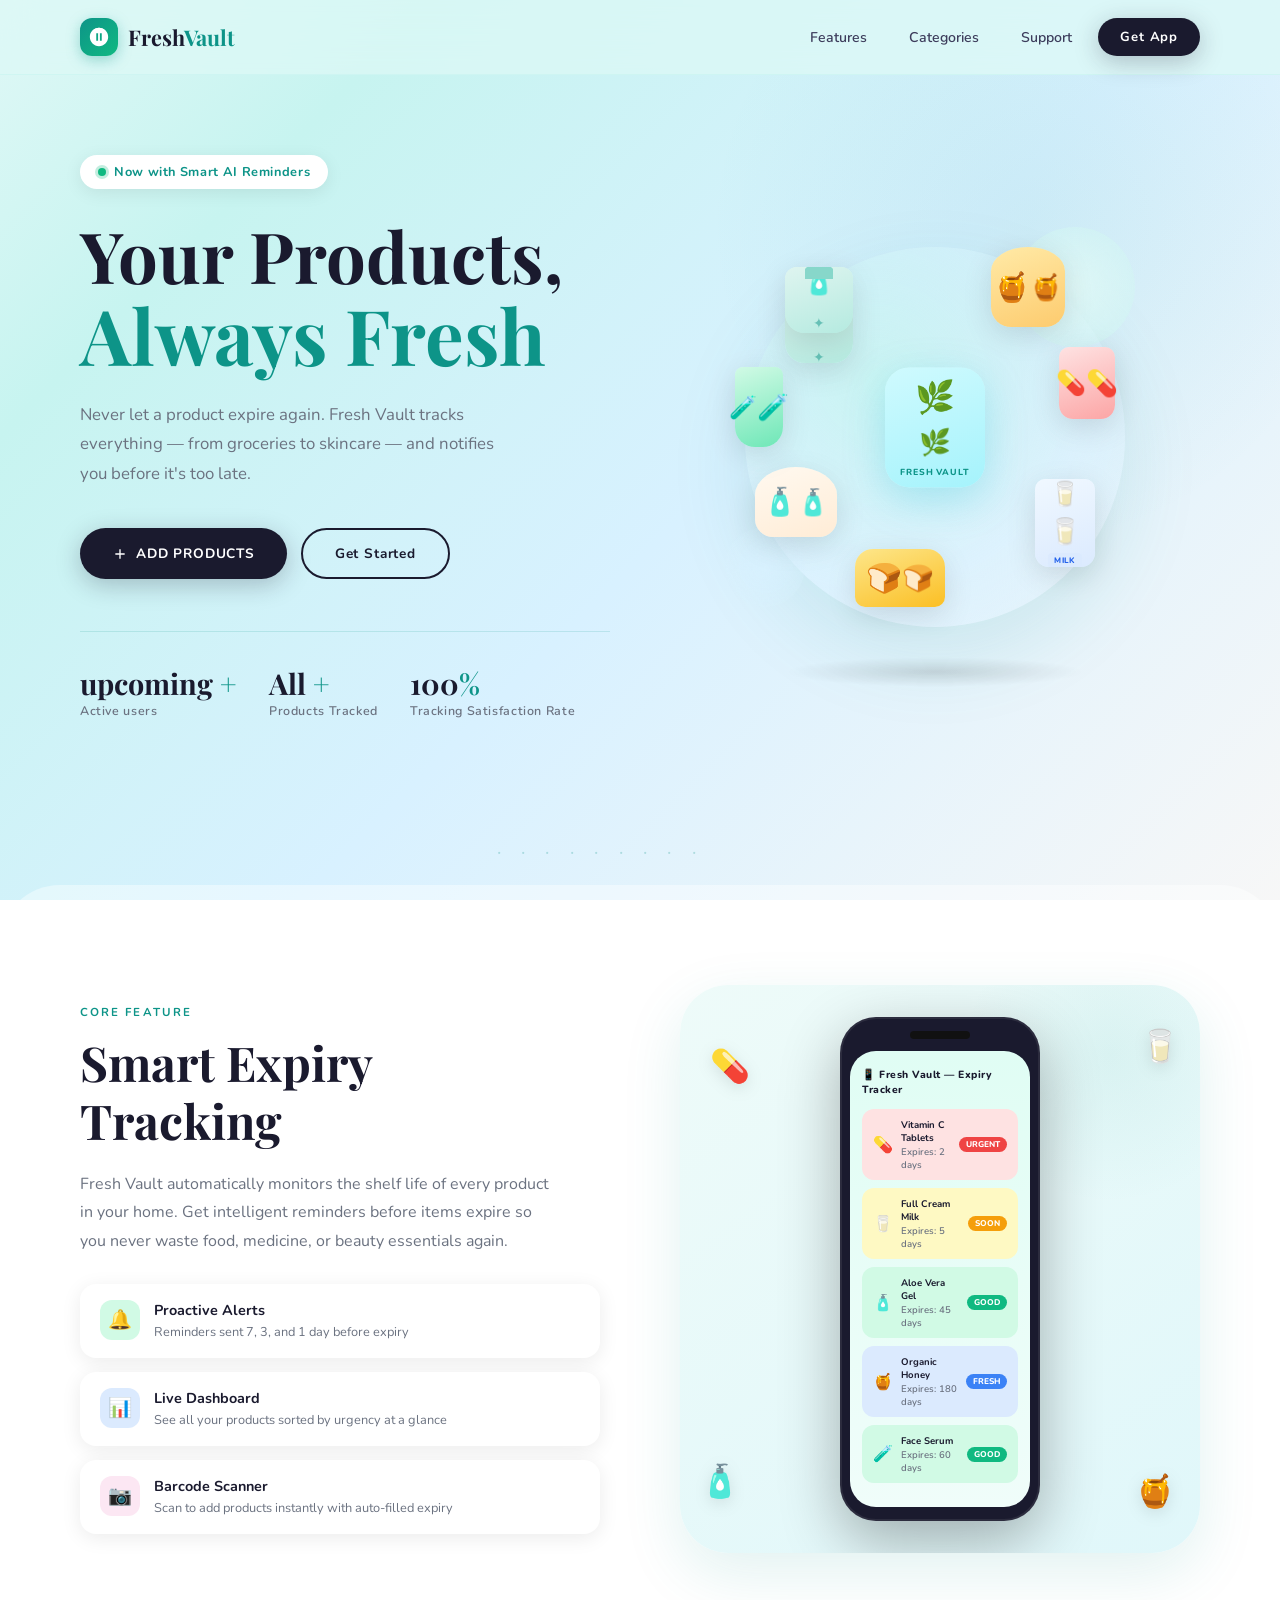
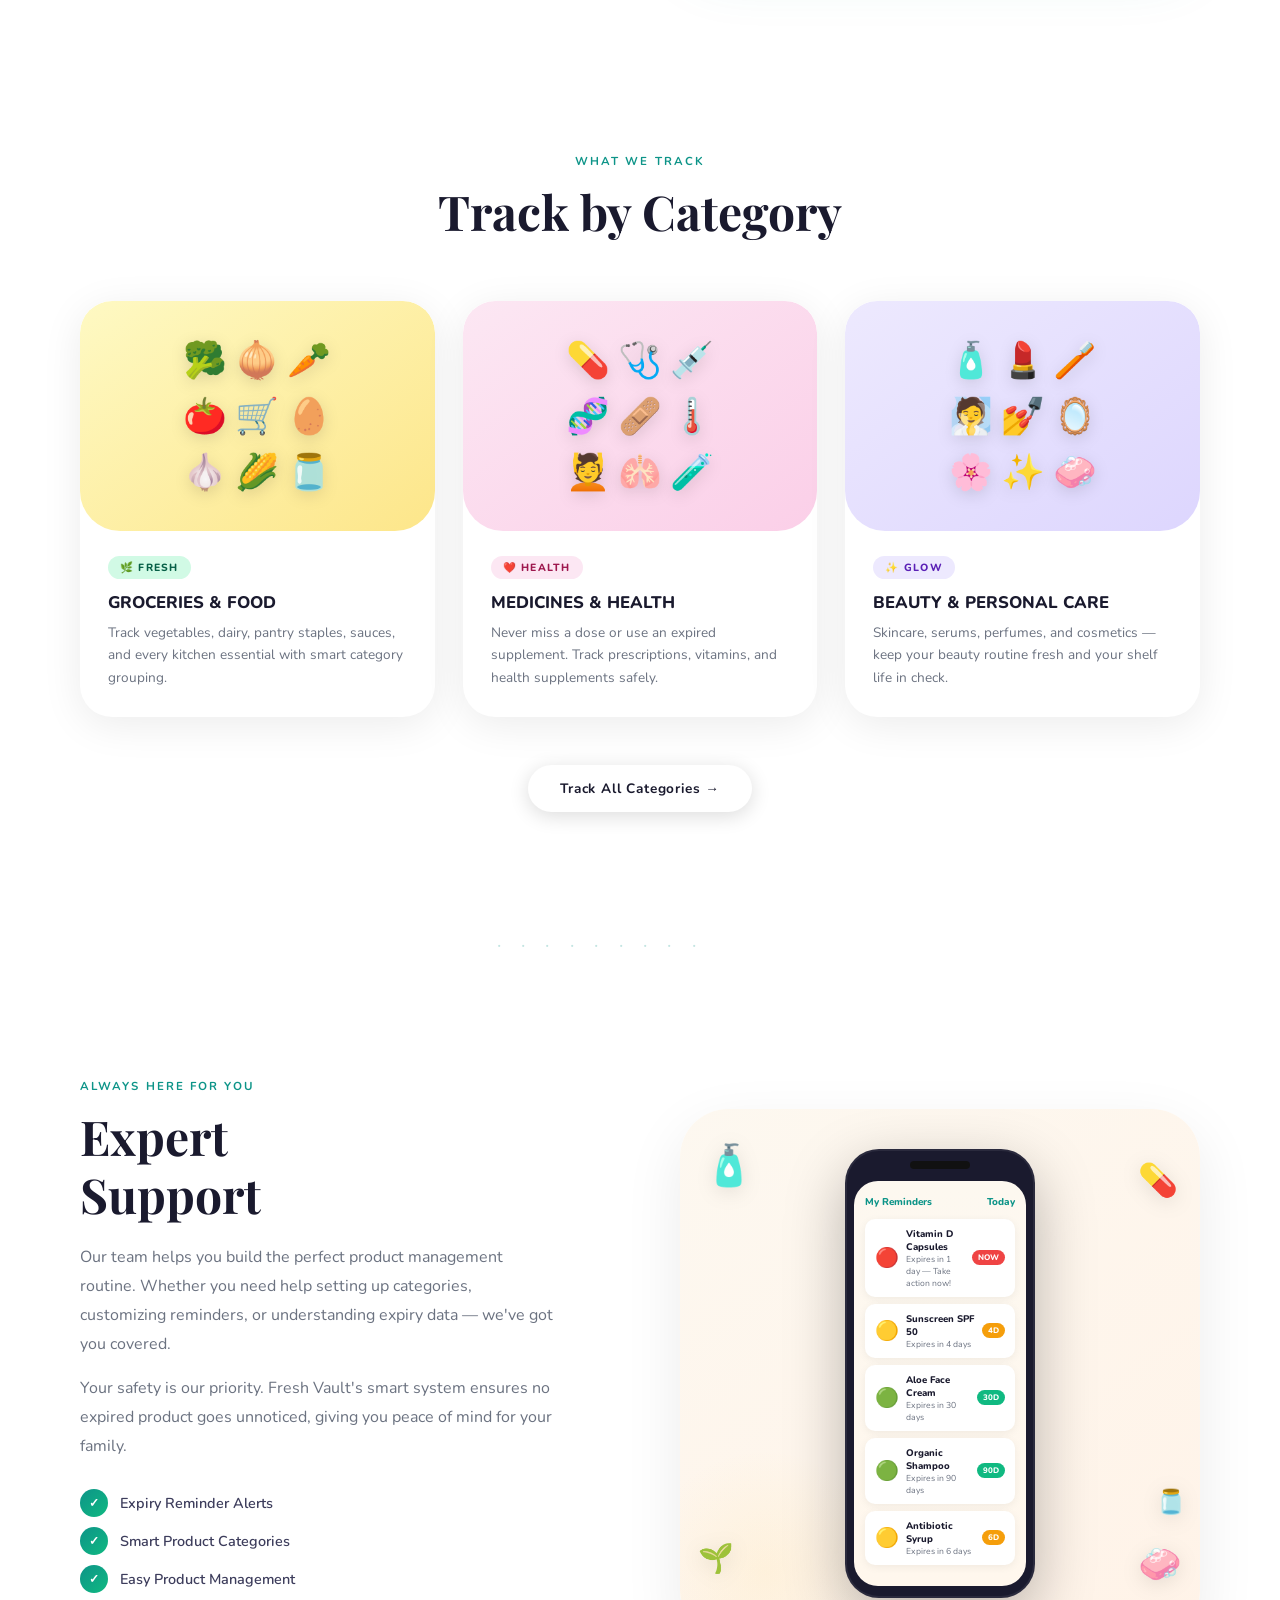
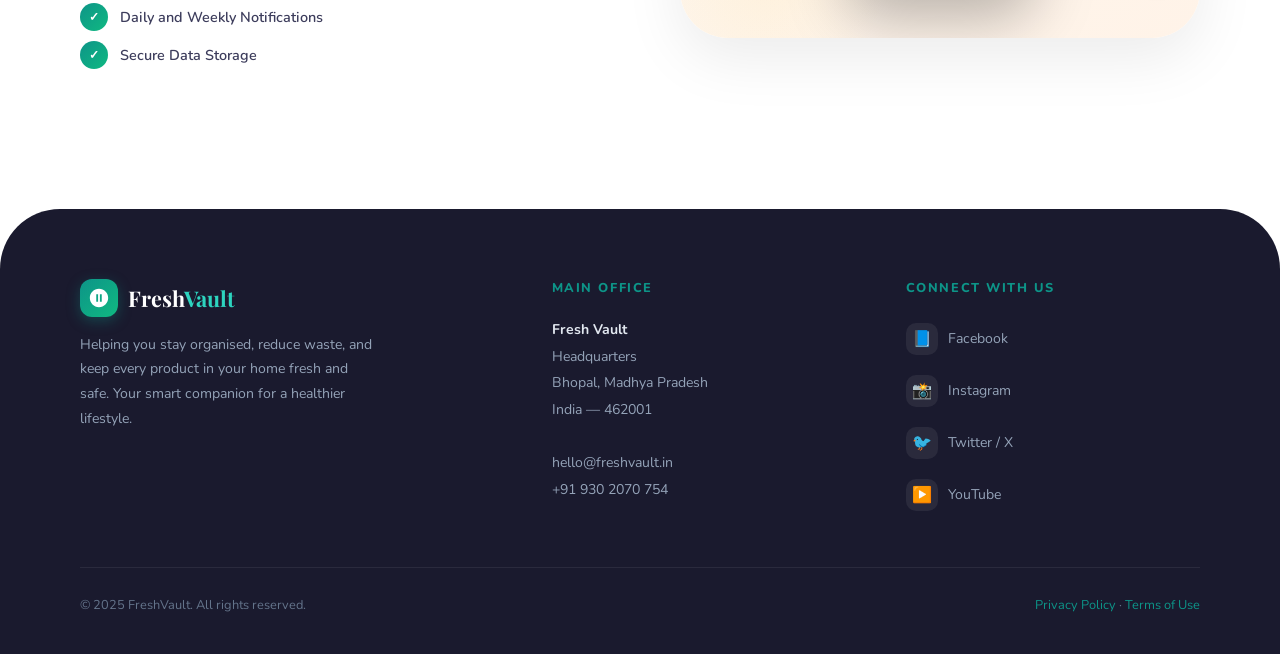
<file: index.html>
<!DOCTYPE html>
<html lang="en">
<head>
<meta charset="UTF-8" />
<meta name="viewport" content="width=device-width, initial-scale=1.0" />
<title>Fresh Vault – Always Fresh</title>
<link rel="preconnect" href="https://fonts.googleapis.com" />
<link rel="preconnect" href="https://fonts.gstatic.com" crossorigin />
<link href="https://fonts.googleapis.com/css2?family=Nunito:wght@300;400;600;700;800;900&family=Playfair+Display:wght@700;800&display=swap" rel="stylesheet" />
<link rel="stylesheet" href="style.css">
</head>
<body>

<!-- ======= HEADER ======= -->
<header id="site-header">
  <div class="header-inner">
    <a href="index.html" class="logo">
      <div class="logo-icon">
        <svg viewBox="0 0 24 24" xmlns="http://www.w3.org/2000/svg">
          <path d="M12 2C6.48 2 2 6.48 2 12s4.48 10 10 10 10-4.48 10-10S17.52 2 12 2zm-1 14H9V8h2v8zm4 0h-2V8h2v8z"/>
          <path d="M12 2a10 10 0 0 0-7 2.93V12a7 7 0 0 1 7-7 7 7 0 0 1 7 7v-7.07A10 10 0 0 0 12 2z"/>
        </svg>
      </div>
      <span class="logo-text">Fresh<span>Vault</span></span>
    </a>
    <nav class="header-nav">
      <a href="#tracking" class="nav-link">Features</a>
      <a href="#categories" class="nav-link">Categories</a>
      <a href="#expert" class="nav-link">Support</a>
      <a href="Form/auth.html" class="btn btn-primary btn-sm">Get App</a>
    </nav>
  </div>
</header>

<!-- ======= HERO ======= -->
<section id="hero">
  <div class="container">
    <div class="hero-inner">

      <!-- Left -->
      <div class="hero-left">
        <div class="hero-badge fade-in fade-in-1">
          <span class="badge-dot"></span>
          Now with Smart AI Reminders
        </div>
        <h1 class="hero-heading fade-in fade-in-2">
          Your Products,
          <span class="line2">Always Fresh</span>
        </h1>
        <p class="hero-sub fade-in fade-in-3">
          Never let a product expire again. Fresh Vault tracks everything — from groceries to skincare — and notifies you before it's too late.
        </p>
        <div class="hero-actions fade-in fade-in-4">
          <a href="Form/auth.html" class="btn btn-primary">
            <svg width="16" height="16" viewBox="0 0 24 24" fill="currentColor"><path d="M19 13H13V19H11V13H5V11H11V5H13V11H19V13Z"/></svg>
            ADD PRODUCTS
          </a>
          <a href="Form/auth.html" class="btn btn-outline">Get Started</a>
        </div>
        <div class="hero-stats fade-in fade-in-4">
          <div class="stat-item">
            <div class="stat-num">upcoming <span>+</span></div>
            <div class="stat-lbl">Active users</div>
          </div>
          <div class="stat-item">
            <div class="stat-num">All <span>+</span></div>
            <div class="stat-lbl">Products Tracked</div>
          </div>
          <div class="stat-item">
            <div class="stat-num">100<span>%</span></div>
            <div class="stat-lbl">Tracking Satisfaction Rate</div>
          </div>
        </div>
      </div>

      <!-- Right: Product Collage -->
      <div class="hero-right fade-in fade-in-3">
        <div class="collage-wrap">
          <div class="orb orb-main"></div>
          <div class="orb orb-sm1"></div>
          <div class="orb orb-sm2"></div>

          <!-- Products -->
          <div class="prod p1">
            <div class="p1" style="position:relative;all:unset;display:flex;flex-direction:column;align-items:center;justify-content:center;width:68px;height:96px;background:linear-gradient(160deg,#e0f5f0,#b5eae0);border-radius:12px 12px 20px 20px;box-shadow:0 8px 30px rgba(0,0,0,.12);animation:floatY 4s ease-in-out infinite;font-size:1.6rem">🧴</div>
          </div>

          <div class="prod p2">🍯</div>
          <div class="prod p3">🧴</div>

          <div class="prod p4" style="flex-direction:column;gap:4px;">
            🥛
            <span class="p4-label">MILK</span>
          </div>

          <div class="prod p5">🍞</div>
          <div class="prod p6">💊</div>
          <div class="prod p7">🧪</div>

          <div class="prod p-center" style="flex-direction:column;gap:6px;">
            🌿
            <span class="p-center-label">Fresh Vault</span>
          </div>

          <div class="collage-shadow"></div>
        </div>
      </div>

    </div>
  </div>
</section>

<div class="wave-divider container">· · · · · · · · ·</div>

<!-- ======= SMART EXPIRY TRACKING ======= -->
<section id="tracking" class="section">
  <div class="container">
    <div class="tracking-inner">

      <!-- Left -->
      <div class="reveal">
        <div class="section-label">Core Feature</div>
        <h2 class="section-title">Smart Expiry<br>Tracking</h2>
        <p class="section-text">
          Fresh Vault automatically monitors the shelf life of every product in your home. Get intelligent reminders before items expire so you never waste food, medicine, or beauty essentials again.
        </p>
        <div class="tracking-list">
          <div class="tl-item reveal reveal-delay-1">
            <div class="tl-icon green">🔔</div>
            <div class="tl-text">
              <strong>Proactive Alerts</strong>
              <span>Reminders sent 7, 3, and 1 day before expiry</span>
            </div>
          </div>
          <div class="tl-item reveal reveal-delay-2">
            <div class="tl-icon blue">📊</div>
            <div class="tl-text">
              <strong>Live Dashboard</strong>
              <span>See all your products sorted by urgency at a glance</span>
            </div>
          </div>
          <div class="tl-item reveal reveal-delay-3">
            <div class="tl-icon pink">📷</div>
            <div class="tl-text">
              <strong>Barcode Scanner</strong>
              <span>Scan to add products instantly with auto-filled expiry</span>
            </div>
          </div>
        </div>
      </div>

      <!-- Right: Phone mockup -->
      <div class="reveal reveal-delay-2">
        <div class="phone-card">
          <span class="fl-item fl1">🧴</span>
          <span class="fl-item fl2">💊</span>
          <span class="fl-item fl3">🥛</span>
          <span class="fl-item fl4">🍯</span>
          <div class="phone-device">
            <div class="phone-notch"></div>
            <div class="phone-screen">
              <div class="phone-screen-title">📱 Fresh Vault — Expiry Tracker</div>
              <div class="exp-card exp-red">
                <span class="icon">💊</span>
                <div class="info">
                  <div class="name">Vitamin C Tablets</div>
                  <div class="date">Expires: 2 days</div>
                </div>
                <span class="tag">URGENT</span>
              </div>
              <div class="exp-card exp-yel">
                <span class="icon">🥛</span>
                <div class="info">
                  <div class="name">Full Cream Milk</div>
                  <div class="date">Expires: 5 days</div>
                </div>
                <span class="tag">SOON</span>
              </div>
              <div class="exp-card exp-grn">
                <span class="icon">🧴</span>
                <div class="info">
                  <div class="name">Aloe Vera Gel</div>
                  <div class="date">Expires: 45 days</div>
                </div>
                <span class="tag">GOOD</span>
              </div>
              <div class="exp-card exp-blue">
                <span class="icon">🍯</span>
                <div class="info">
                  <div class="name">Organic Honey</div>
                  <div class="date">Expires: 180 days</div>
                </div>
                <span class="tag">FRESH</span>
              </div>
              <div class="exp-card exp-grn">
                <span class="icon">🧪</span>
                <div class="info">
                  <div class="name">Face Serum</div>
                  <div class="date">Expires: 60 days</div>
                </div>
                <span class="tag">GOOD</span>
              </div>
            </div>
          </div>
        </div>
      </div>

    </div>
  </div>
</section>

<!-- ======= CATEGORIES ======= -->
<section id="categories" class="section">
  <div class="container">
    <div class="section-label" style="text-align:center">What We Track</div>
    <h2 class="section-title reveal" style="text-align:center">Track by Category</h2>

    <div class="cat-grid">

      <!-- Card 1: Groceries -->
      <div class="cat-card reveal reveal-delay-1">
        <div class="cat-img cat-img-groceries">
          <div class="cat-emoji-wrap">
            <span>🥦</span><span>🧅</span><span>🥕</span>
            <span>🍅</span><span>🛒</span><span>🥚</span>
            <span>🧄</span><span>🌽</span><span>🫙</span>
          </div>
        </div>
        <div class="cat-body">
          <span class="cat-tag tag-green">🌿 Fresh</span>
          <h3 class="cat-title">GROCERIES &amp; FOOD</h3>
          <p class="cat-desc">Track vegetables, dairy, pantry staples, sauces, and every kitchen essential with smart category grouping.</p>
        </div>
      </div>

      <!-- Card 2: Medicines -->
      <div class="cat-card reveal reveal-delay-2">
        <div class="cat-img cat-img-medicine">
          <div class="cat-emoji-wrap">
            <span>💊</span><span>🩺</span><span>💉</span>
            <span>🧬</span><span>🩹</span><span>🌡️</span>
            <span>💆</span><span>🫁</span><span>🧪</span>
          </div>
        </div>
        <div class="cat-body">
          <span class="cat-tag tag-pink">❤️ Health</span>
          <h3 class="cat-title">MEDICINES &amp; HEALTH</h3>
          <p class="cat-desc">Never miss a dose or use an expired supplement. Track prescriptions, vitamins, and health supplements safely.</p>
        </div>
      </div>

      <!-- Card 3: Beauty -->
      <div class="cat-card reveal reveal-delay-3">
        <div class="cat-img cat-img-beauty">
          <div class="cat-emoji-wrap">
            <span>🧴</span><span>💄</span><span>🪥</span>
            <span>🧖</span><span>💅</span><span>🪞</span>
            <span>🌸</span><span>✨</span><span>🧼</span>
          </div>
        </div>
        <div class="cat-body">
          <span class="cat-tag tag-purple">✨ Glow</span>
          <h3 class="cat-title">BEAUTY &amp; PERSONAL CARE</h3>
          <p class="cat-desc">Skincare, serums, perfumes, and cosmetics — keep your beauty routine fresh and your shelf life in check.</p>
        </div>
      </div>

    </div>
    <div class="cat-cta reveal">
      <a href="Form/auth.html" class="btn btn-ghost">Track All Categories →</a>
    </div>
  </div>
</section>

<div class="wave-divider container">· · · · · · · · ·</div>

<!-- ======= EXPERT SUPPORT ======= -->
<section id="expert" class="section">
  <div class="container">
    <div class="expert-inner">

      <!-- Left -->
      <div class="reveal">
        <div class="section-label">Always Here For You</div>
        <h2 class="section-title">Expert<br>Support</h2>
        <p class="section-text">
          Our team helps you build the perfect product management routine. Whether you need help setting up categories, customizing reminders, or understanding expiry data — we've got you covered.
        </p>
        <p class="section-text" style="margin-top:16px;">
          Your safety is our priority. Fresh Vault's smart system ensures no expired product goes unnoticed, giving you peace of mind for your family.
        </p>
        <ul class="services-list">
          <li class="svc-item reveal reveal-delay-1">
            <div class="svc-dot">✓</div>
            Expiry Reminder Alerts
          </li>
          <li class="svc-item reveal reveal-delay-2">
            <div class="svc-dot">✓</div>
            Smart Product Categories
          </li>
          <li class="svc-item reveal reveal-delay-2">
            <div class="svc-dot">✓</div>
            Easy Product Management
          </li>
          <li class="svc-item reveal reveal-delay-3">
            <div class="svc-dot">✓</div>
            Daily and Weekly Notifications
          </li>
          <li class="svc-item reveal reveal-delay-3">
            <div class="svc-dot">✓</div>
            Secure Data Storage
          </li>
        </ul>
      </div>

      <!-- Right: Expert phone card -->
      <div class="reveal reveal-delay-2">
        <div class="expert-card">
          <span class="ef1">🧴</span>
          <span class="ef2">💊</span>
          <span class="ef3">🌱</span>
          <span class="ef4">🧼</span>
          <span class="ef5">🫙</span>
          <div class="expert-phone">
            <div class="phone-notch"></div>
            <div class="expert-screen">
              <div class="es-header">
                <span>My Reminders</span>
                <span>Today</span>
              </div>
              <div class="reminder-card">
                <div class="rc-left">🔴</div>
                <div class="rc-mid">
                  <strong>Vitamin D Capsules</strong>
                  <span>Expires in 1 day — Take action now!</span>
                </div>
                <span class="rc-badge rc-urgent">NOW</span>
              </div>
              <div class="reminder-card">
                <div class="rc-left">🟡</div>
                <div class="rc-mid">
                  <strong>Sunscreen SPF 50</strong>
                  <span>Expires in 4 days</span>
                </div>
                <span class="rc-badge rc-soon">4D</span>
              </div>
              <div class="reminder-card">
                <div class="rc-left">🟢</div>
                <div class="rc-mid">
                  <strong>Aloe Face Cream</strong>
                  <span>Expires in 30 days</span>
                </div>
                <span class="rc-badge rc-ok">30D</span>
              </div>
              <div class="reminder-card">
                <div class="rc-left">🟢</div>
                <div class="rc-mid">
                  <strong>Organic Shampoo</strong>
                  <span>Expires in 90 days</span>
                </div>
                <span class="rc-badge rc-ok">90D</span>
              </div>
              <div class="reminder-card">
                <div class="rc-left">🟡</div>
                <div class="rc-mid">
                  <strong>Antibiotic Syrup</strong>
                  <span>Expires in 6 days</span>
                </div>
                <span class="rc-badge rc-soon">6D</span>
              </div>
            </div>
          </div>
        </div>
      </div>

    </div>
  </div>
</section>

<!-- ======= FOOTER ======= -->
<footer>
  <div class="container">
    <div class="footer-inner">

      <!-- Col 1 -->
      <div class="footer-brand">
        <div class="logo">
          <div class="logo-icon">
            <svg viewBox="0 0 24 24" xmlns="http://www.w3.org/2000/svg" style="width:22px;height:22px;fill:#fff">
              <path d="M12 2C6.48 2 2 6.48 2 12s4.48 10 10 10 10-4.48 10-10S17.52 2 12 2zm-1 14H9V8h2v8zm4 0h-2V8h2v8z"/>
            </svg>
          </div>
          <span class="logo-text" style="color:#fff">Fresh<span style="color:#2dd4bf">Vault</span></span>
        </div>
        <p>Helping you stay organised, reduce waste, and keep every product in your home fresh and safe. Your smart companion for a healthier lifestyle.</p>
      </div>

      <!-- Col 2 -->
      <div class="footer-col">
        <h4>Main Office</h4>
        <address>
          <strong style="color:#e2e8f0;">Fresh Vault</strong><br>
          Headquarters<br>
          Bhopal, Madhya Pradesh<br>
          India — 462001<br><br>
          <a href="mailto:sujalrkale3@gmail.com">hello@freshvault.in</a><br>
          <a href="tel:+919302070754">+91 930 2070 754</a>
        </address>
      </div>

      <!-- Col 3 -->
      <div class="footer-col">
        <h4>Connect with Us</h4>
        <div class="social-links">
          <a href="soon.html" class="social-link">
            <span class="sicon">📘</span>
            Facebook
          </a>
          <a href="soon.html" class="social-link">
            <span class="sicon">📸</span>
            Instagram
          </a>
          <a href="soon.html" class="social-link">
            <span class="sicon">🐦</span>
            Twitter / X
          </a>
          <a href="soon.html" class="social-link">
            <span class="sicon">▶️</span>
            YouTube
          </a>
        </div>
      </div>

    </div>

    <div class="footer-bottom">
      <span>© 2025 FreshVault. All rights reserved.</span>
      <span><a href="soon.html">Privacy Policy</a> · <a href="soon.html">Terms of Use</a></span>
    </div>
  </div>
</footer>

<script>
// Header scroll shadow
const header = document.getElementById('site-header');
window.addEventListener('scroll', () => {
  header.classList.toggle('scrolled', window.scrollY > 20);
});

// Scroll reveal
const observer = new IntersectionObserver((entries) => {
  entries.forEach(el => {
    if (el.isIntersecting) {
      el.target.classList.add('visible');
    }
  });
}, { threshold: 0.15 });

document.querySelectorAll('.reveal').forEach(el => observer.observe(el));
</script>
</body>
</html>
</file>
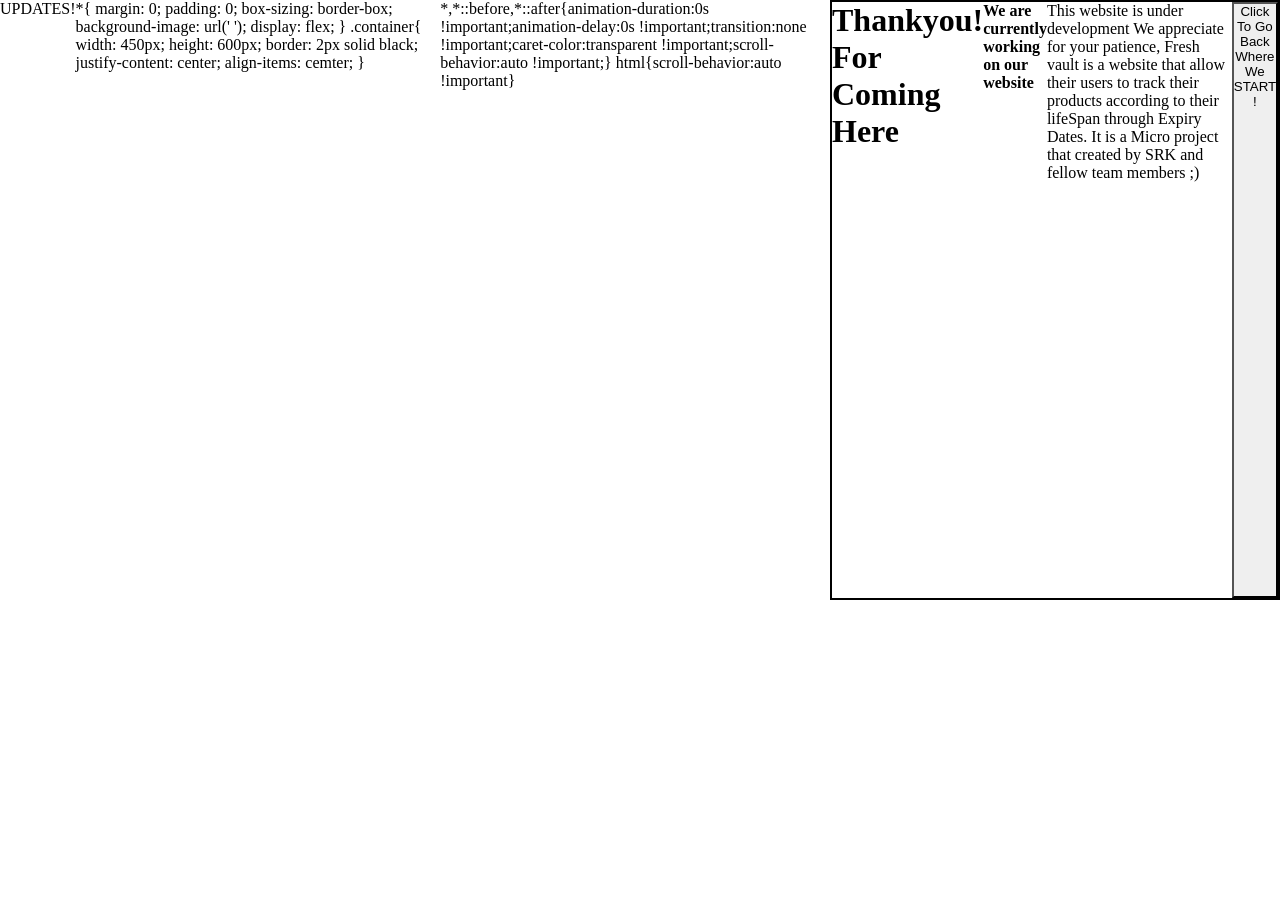
<file: soon.html>
<!Doctype html>
<html lang="eng">
  <head>
    <title>
      UPDATES! 
    </title>
    <style>
      *{
        margin: 0;
        padding: 0;
        box-sizing: border-box;
        background-image: url(' ');
        display: flex;
      }
      .container{
        width: 450px;
        height: 600px;
        border: 2px solid black;
        
        justify-content: center;
        align-items: cemter;
      }
    </style>
  </head>
  <body>
    <div class="container">
      <h1>Thankyou! For Coming Here</h1>
      <h4>We are currently working on our website</h4>
      <p>This website is under development We appreciate for your patience, Fresh vault is a website that allow their users to track their products according to their lifeSpan through Expiry Dates. It is a Micro project that created by SRK and fellow team members ;)</p>
      <button id="primary-btn" href="index.html" >Click To Go Back Where We START !</button>
    </div>
  </body>
  <script>
    
  </script>
</html>
</file>
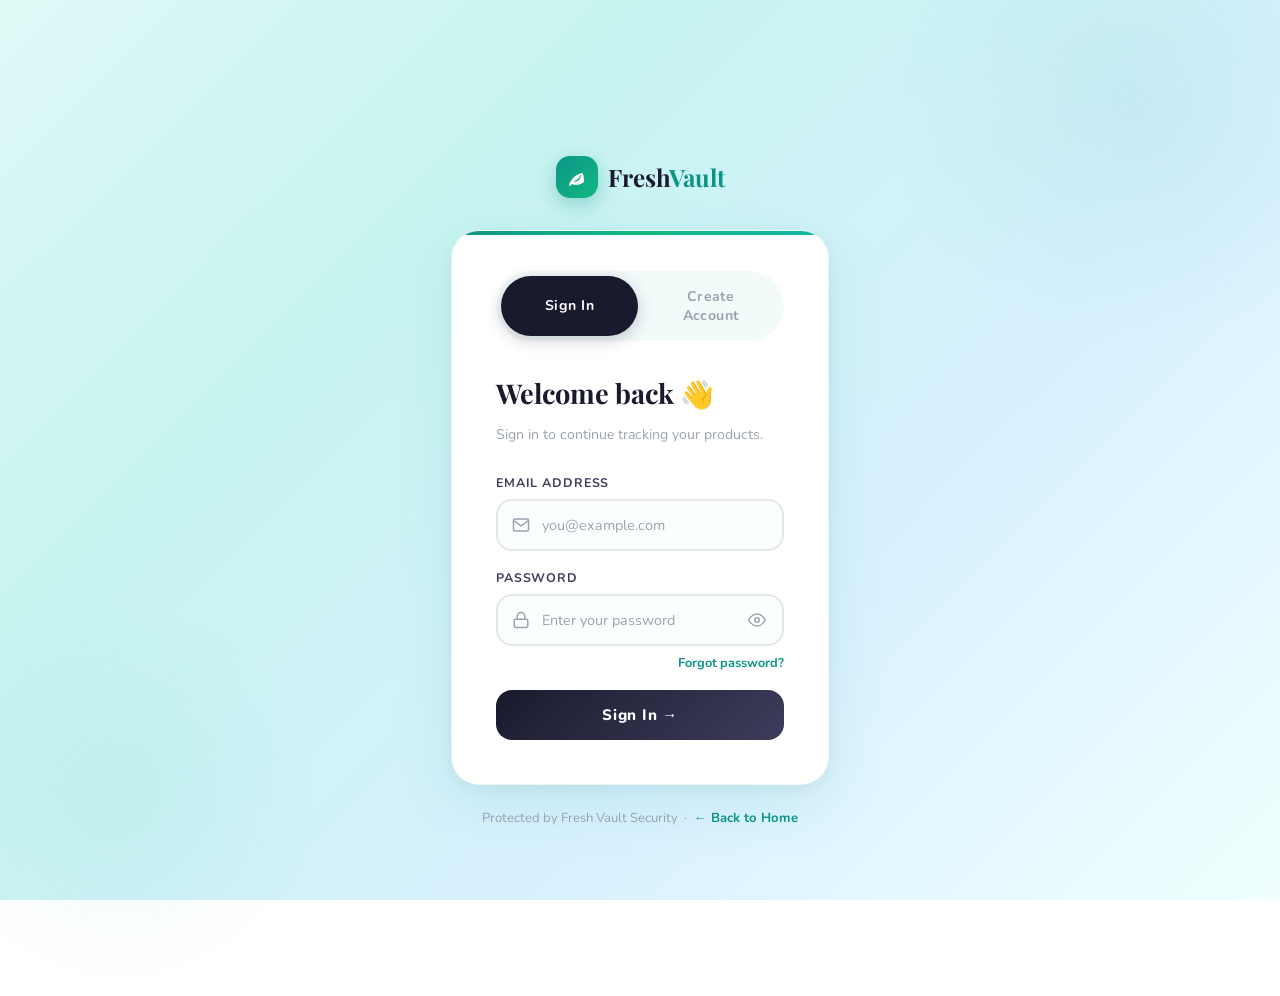
<file: Form/auth.html>
<!DOCTYPE html>
<html lang="en">
<head>
<meta charset="UTF-8" />
<meta name="viewport" content="width=device-width, initial-scale=1.0" />
<title>Fresh Vault — Auth</title>
<link rel="preconnect" href="https://fonts.googleapis.com" />
<link rel="preconnect" href="https://fonts.gstatic.com" crossorigin />
<link href="https://fonts.googleapis.com/css2?family=Nunito:wght@300;400;600;700;800;900&family=Playfair+Display:wght@700;800&display=swap" rel="stylesheet" />
<link rel="stylesheet" href="auth.css">
</head>
<body>
  <form onsubmit="registerUser(event)">
<div class="auth-wrapper">

  <!-- Logo -->
  <a href="/index.html" class="auth-logo">
    <div class="auth-logo-icon">
      <svg viewBox="0 0 24 24"><path d="M17 8C8 10 5.9 16.17 3.82 19.93L5.71 21l1-2c.19.07.39.14.61.21C9.77 20.1 14.87 20.6 19 17c0 0 0-9-2-9zm-3.46 7.34c-.95.69-2.07 1.09-3.19 1.3L9 18l1.34-2.68a5.34 5.34 0 0 0 2.85-1.46 5.34 5.34 0 0 0 1.46-2.85L17 9.66l-1.7 2.35c-.21 1.12-.61 2.24-1.3 3.19 0 0-.15.21-.46.14z"/></svg>
    </div>
    <span class="auth-logo-text">Fresh<span>Vault</span></span>
  </a>

  <!-- Card -->
  <div class="auth-card">

    <!-- Tab bar -->
    <div class="tab-bar" role="tablist">
      <button class="tab-btn active" id="tab-login"    onclick="switchTab('login')"    role="tab">Sign In</button>
      <button class="tab-btn"        id="tab-register" onclick="switchTab('register')" role="tab">Create Account</button>
    </div>

    <!-- ========== LOGIN PANEL ========== -->
    <div class="form-panel active" id="panel-login">

      <h1 class="form-heading">Welcome back 👋</h1>
      <p class="form-sub">Sign in to continue tracking your products.</p>

      <!-- Alert banner -->
      <div class="alert" id="login-alert">
        <span class="alert-icon">⚠️</span>
        <span id="login-alert-msg"></span>
      </div>

      <!-- Email -->
      <div class="input-group">
        <label class="input-label" for="login-email">Email Address</label>
        <div class="input-wrap">
          <span class="input-icon">
            <svg width="18" height="18" viewBox="0 0 24 24" fill="none" stroke="currentColor" stroke-width="2"><path d="M4 4h16c1.1 0 2 .9 2 2v12c0 1.1-.9 2-2 2H4c-1.1 0-2-.9-2-2V6c0-1.1.9-2 2-2z"/><polyline points="22,6 12,13 2,6"/></svg>
          </span>
          <input class="input-field" type="email" id="login-email" placeholder="you@example.com" autocomplete="email" />
          <span id="login-email-msg" class="field-msg err"></span>
        </div>
        <div class="field-msg err" id="login-email-err"></div>
      </div>

      <!-- Password -->
      <div class="input-group">
        <label class="input-label" for="login-password">Password</label>
        <div class="input-wrap">
          <span class="input-icon">
            <svg width="18" height="18" viewBox="0 0 24 24" fill="none" stroke="currentColor" stroke-width="2"><rect x="3" y="11" width="18" height="11" rx="2" ry="2"/><path d="M7 11V7a5 5 0 0 1 10 0v4"/></svg>
          </span>
          <input class="input-field" type="password" id="login-password" placeholder="Enter your password" autocomplete="current-password" />
          <button class="input-icon-right" type="button" onclick="togglePass('login-password', this)" aria-label="Toggle password">
            <svg width="18" height="18" viewBox="0 0 24 24" fill="none" stroke="currentColor" stroke-width="2"><path d="M1 12s4-8 11-8 11 8 11 8-4 8-11 8-11-8-11-8z"/><circle cx="12" cy="12" r="3"/></svg>
          </button>
        </div>
        <div class="field-msg err" id="login-pass-err"></div>
      </div>

      <a href="#panel-register" class="forgot-link">Forgot password?</a>

      <button class="btn-submit" id="login-btn" onclick="handleLogin()">
        <span class="btn-text">Sign In →</span>
      </button>

    </div><!-- /panel-login -->

    <!-- ========== REGISTER PANEL ========== -->
    <div class="form-panel" id="panel-register">

      <!-- Success state (shown after registration) -->
      <div class="success-state" id="register-success">
        <div class="success-circle">✓</div>
        <h2 class="success-title">You're all set!</h2>
        <p class="success-sub">Account created for <strong id="success-email"></strong>.<br>You can now sign in to Fresh Vault.</p>
        <button class="btn-submit" onclick="switchTab('login')">
          <span class="btn-text">Go to Sign In →</span>
        </button>
      </div>

      <!-- Register form -->
      <div id="register-form-body">
        <h1 class="form-heading">Create account ✦</h1>
        <p class="form-sub">Start tracking your products — it's free.</p>

        <!-- Alert banner -->
        <div class="alert" id="register-alert">
          <span class="alert-icon">⚠️</span>
          <span id="register-alert-msg"></span>
        </div>

        <!-- Name row -->
        <div class="input-row">
          <div class="input-group">
            <label class="input-label" for="reg-fname">First Name</label>
            <div class="input-wrap">
              <span class="input-icon">
                <svg width="17" height="17" viewBox="0 0 24 24" fill="none" stroke="currentColor" stroke-width="2"><path d="M20 21v-2a4 4 0 0 0-4-4H8a4 4 0 0 0-4 4v2"/><circle cx="12" cy="7" r="4"/></svg>
              </span>
              <input class="input-field" type="text" id="reg-fname" placeholder="Aarav" autocomplete="given-name" />
            </div>
            <div class="field-msg err" id="reg-fname-err"></div>
          </div>
          <div class="input-group">
            <label class="input-label" for="reg-lname">Last Name</label>
            <div class="input-wrap">
              <span class="input-icon">
                <svg width="17" height="17" viewBox="0 0 24 24" fill="none" stroke="currentColor" stroke-width="2"><path d="M20 21v-2a4 4 0 0 0-4-4H8a4 4 0 0 0-4 4v2"/><circle cx="12" cy="7" r="4"/></svg>
              </span>
              <input class="input-field" type="text" id="reg-lname" placeholder="Sharma" autocomplete="family-name" />
            </div>
            <div class="field-msg err" id="reg-lname-err"></div>
          </div>
        </div>

        <!-- Email -->
        <div class="input-group">
          <label class="input-label" for="reg-email">Email Address</label>
          <div class="input-wrap">
            <span class="input-icon">
              <svg width="18" height="18" viewBox="0 0 24 24" fill="none" stroke="currentColor" stroke-width="2"><path d="M4 4h16c1.1 0 2 .9 2 2v12c0 1.1-.9 2-2 2H4c-1.1 0-2-.9-2-2V6c0-1.1.9-2 2-2z"/><polyline points="22,6 12,13 2,6"/></svg>
            </span>
            <input class="input-field" type="email" id="reg-email" placeholder="you@example.com" autocomplete="email" oninput="checkEmailLive()" />
          </div>
          <div class="field-msg" id="reg-email-err"></div>
        </div>

        <!-- Phone -->
        <div class="input-group">
          <label class="input-label" for="reg-phone">Phone Number</label>
          <div class="input-wrap">
            <span class="input-icon">
              <svg width="17" height="17" viewBox="0 0 24 24" fill="none" stroke="currentColor" stroke-width="2"><path d="M22 16.92v3a2 2 0 0 1-2.18 2 19.79 19.79 0 0 1-8.63-3.07A19.5 19.5 0 0 1 4.69 12 19.79 19.79 0 0 1 1.65 3.3 2 2 0 0 1 3.64 1h3a2 2 0 0 1 2 1.72c.127.96.361 1.903.7 2.81a2 2 0 0 1-.45 2.11L7.91 8.6a16 16 0 0 0 6 6l.96-.96a2 2 0 0 1 2.11-.45c.907.339 1.85.573 2.81.7A2 2 0 0 1 21.72 16z"/></svg>
            </span>
            <input class="input-field" type="tel" id="reg-phone" placeholder="+91 98765 43210" autocomplete="tel" />
          </div>
          <div class="field-msg err" id="reg-phone-err"></div>
        </div>

        <!-- Password -->
        <div class="input-group">
          <label class="input-label" for="reg-password">Password</label>
          <div class="input-wrap">
            <span class="input-icon">
              <svg width="18" height="18" viewBox="0 0 24 24" fill="none" stroke="currentColor" stroke-width="2"><rect x="3" y="11" width="18" height="11" rx="2" ry="2"/><path d="M7 11V7a5 5 0 0 1 10 0v4"/></svg>
            </span>
            <input class="input-field" type="password" id="reg-password" placeholder="Min. 8 characters" oninput="checkStrength()" autocomplete="new-password" />
            <button class="input-icon-right" type="button" onclick="togglePass('reg-password', this)" aria-label="Toggle password">
              <svg width="18" height="18" viewBox="0 0 24 24" fill="none" stroke="currentColor" stroke-width="2"><path d="M1 12s4-8 11-8 11 8 11 8-4 8-11 8-11-8-11-8z"/><circle cx="12" cy="12" r="3"/></svg>
            </button>
          </div>
          <!-- Strength bar -->
          <div class="strength-wrap" id="strength-wrap">
            <div class="strength-bar"><div class="strength-fill" id="strength-fill"></div></div>
            <div class="strength-label" id="strength-label">Strength: —</div>
          </div>
          <div class="field-msg err" id="reg-pass-err"></div>
        </div>

        <!-- Confirm Password -->
        <div class="input-group">
          <label class="input-label" for="reg-confirm">Confirm Password</label>
          <div class="input-wrap">
            <span class="input-icon">
              <svg width="18" height="18" viewBox="0 0 24 24" fill="none" stroke="currentColor" stroke-width="2"><path d="M12 22s8-4 8-10V5l-8-3-8 3v7c0 6 8 10 8 10z"/></svg>
            </span>
            <input class="input-field" type="password" id="reg-confirm" placeholder="Re-enter password" oninput="checkConfirm()" autocomplete="new-password" />
            <button class="input-icon-right" type="button" onclick="togglePass('reg-confirm', this)" aria-label="Toggle password">
              <svg width="18" height="18" viewBox="0 0 24 24" fill="none" stroke="currentColor" stroke-width="2"><path d="M1 12s4-8 11-8 11 8 11 8-4 8-11 8-11-8-11-8z"/><circle cx="12" cy="12" r="3"/></svg>
            </button>
          </div>
          <div class="field-msg" id="reg-confirm-msg"></div>
        </div>

        <!-- Terms -->
        <div class="check-group">
          <input type="checkbox" id="reg-terms" />
          <label for="reg-terms">I agree to Fresh Vault's <a href="#">Terms of Service</a> and <a href="#">Privacy Policy</a>.</label>
        </div>

        <button class="btn-submit" id="register-btn" onclick="handleRegister()">
          <span class="btn-text">Create My Account →</span>
        </button>
      </div><!-- /register-form-body -->

    </div><!-- /panel-register -->

  </div><!-- /auth-card -->

  <p class="auth-footer">
    Protected by Fresh Vault Security &nbsp;·&nbsp; <a href="../index.html">← Back to Home</a>
  </p>

</div><!-- /auth-wrapper -->
<!-- Place this in the <head> or at the bottom of the <body> -->
<script src="./auth.js"></script>

</body>
</html>
</file>
<file: style.css>
/* ===========================
   CSS RESET & BASE
=========================== */
*, *::before, *::after { 
  box-sizing: border-box;
  margin: 0; 
  padding: 0;
}
html { scroll-behavior: smooth; }

:root {
  --aqua:    #dff8f6;
  --cyan:    #c7f4f0;
  --blue:    #d8f1ff;
  --white:   #f7f7f7;
  --dark:    #1a1a2e;
  --mid:     #3d3d5c;
  --soft:    #6b7280;
  --green:   #10b981;
  --teal:    #0d9488;
  --pill-bg: #ffffff;
  --shadow:  rgba(0,0,0,0.08);
  --shadow2: rgba(0,0,0,0.14);
  --radius-lg: 32px;
  --radius-xl: 48px;
  --font-display: 'Playfair Display', serif;
  --font-body: 'Nunito', sans-serif;
}

body {
  font-family: var(--font-body);
  background: linear-gradient(135deg, var(--aqua) 0%, var(--cyan) 20%, var(--blue) 55%, var(--white) 100%);
  background-attachment: fixed;
  color: var(--dark);
  overflow-x: hidden;
  min-height: 100vh;
}

/* ===========================
   UTILITY
=========================== */
.container {
  max-width: 1200px;
  margin: 0 auto;
  padding: 0 40px;
}
.section { padding: 100px 0; }
.section-label {
  font-size: 0.72rem;
  letter-spacing: 0.18em;
  text-transform: uppercase;
  color: var(--teal);
  font-weight: 700;
  margin-bottom: 14px;
}
.section-title {
  font-family: var(--font-display);
  font-size: clamp(2rem, 4vw, 3rem);
  color: var(--dark);
  line-height: 1.2;
  margin-bottom: 20px;
}
.section-text {
  font-size: 1rem;
  color: var(--soft);
  line-height: 1.8;
  max-width: 480px;
}

/* ===========================
   FADE-IN ANIMATIONS
=========================== */
@keyframes fadeUp {
  from { opacity: 0; transform: translateY(36px); }
  to   { opacity: 1; transform: translateY(0); }
}
@keyframes floatY {
  0%, 100% { transform: translateY(0); }
  50%       { transform: translateY(-18px); }
}
@keyframes floatX {
  0%, 100% { transform: translateX(0) rotate(0deg); }
  50%       { transform: translateX(10px) rotate(4deg); }
}
@keyframes spin-slow {
  from { transform: rotate(0deg); }
  to   { transform: rotate(360deg); }
}
@keyframes pulse-ring {
  0%   { transform: scale(0.95); opacity: 0.5; }
  70%  { transform: scale(1.05); opacity: 0; }
  100% { transform: scale(0.95); opacity: 0; }
}

.fade-in { animation: fadeUp 0.8s ease both; }
.fade-in-1 { animation-delay: 0.1s; }
.fade-in-2 { animation-delay: 0.25s; }
.fade-in-3 { animation-delay: 0.4s; }
.fade-in-4 { animation-delay: 0.55s; }

/* ===========================
   BUTTONS
=========================== */
.btn {
  display: inline-flex;
  align-items: center;
  gap: 8px;
  padding: 14px 32px;
  border-radius: 50px;
  font-family: var(--font-body);
  font-size: 0.85rem;
  font-weight: 700;
  letter-spacing: 0.06em;
  cursor: pointer;
  transition: all 0.3s cubic-bezier(0.34,1.56,0.64,1);
  text-decoration: none;
  border: none;
}
.btn-primary {
  background: var(--dark);
  color: #fff;
  box-shadow: 0 6px 24px rgba(26,26,46,0.25);
}
.btn-primary:hover {
  background: var(--teal);
  transform: translateY(-3px) scale(1.04);
  box-shadow: 0 12px 32px rgba(13,148,136,0.35);
}
.btn-outline {
  background: transparent;
  color: var(--dark);
  border: 2px solid var(--dark);
}
.btn-outline:hover {
  background: var(--dark);
  color: #fff;
  transform: translateY(-3px) scale(1.04);
}
.btn-ghost {
  background: #fff;
  color: var(--dark);
  box-shadow: 0 4px 20px var(--shadow2);
}
.btn-ghost:hover {
  background: var(--teal);
  color: #fff;
  transform: translateY(-3px) scale(1.04);
  box-shadow: 0 10px 30px rgba(13,148,136,0.3);
}

/* ===========================
   HEADER
=========================== */
header {
  position: sticky;
  top: 0;
  z-index: 100;
  backdrop-filter: blur(20px);
  background: rgba(220,248,246,0.75);
  border-bottom: 1px solid rgba(199,244,240,0.6);
  padding: 18px 0;
  transition: box-shadow 0.3s;
}
header.scrolled { box-shadow: 0 4px 30px rgba(0,0,0,0.07); }
.header-inner {
  display: flex;
  align-items: center;
  justify-content: space-between;
  max-width: 1200px;
  margin: 0 auto;
  padding: 0 40px;
}
.logo {
  display: flex;
  align-items: center;
  gap: 10px;
  text-decoration: none;
}
.logo-icon {
  width: 38px; height: 38px;
  background: linear-gradient(135deg, var(--teal), var(--green));
  border-radius: 12px;
  display: flex; align-items: center; justify-content: center;
  box-shadow: 0 4px 14px rgba(13,148,136,0.35);
  flex-shrink: 0;
}
.logo-icon svg { width: 22px; height: 22px; fill: #fff; }
.logo-text { font-family: var(--font-display); font-size: 1.35rem; color: var(--dark); font-weight: 700; }
.logo-text span { color: var(--teal); }
.header-nav { display: flex; align-items: center; gap: 10px; }
.nav-link {
  font-size: 0.88rem; font-weight: 600; color: var(--mid);
  text-decoration: none; padding: 8px 16px; border-radius: 50px;
  transition: all 0.25s;
}
.nav-link:hover { background: rgba(13,148,136,0.1); color: var(--teal); }
.btn-sm { padding: 10px 22px; font-size: 0.82rem; }

/* ===========================
   HERO SECTION
=========================== */
#hero {
  padding: 80px 0 100px;
  overflow: hidden;
  position: relative;
}
#hero::before {
  content: '';
  position: absolute;
  width: 700px; height: 700px;
  background: radial-gradient(circle, rgba(13,148,136,0.07) 0%, transparent 65%);
  top: -200px; right: -100px;
  pointer-events: none;
}
.hero-inner {
  display: grid;
  grid-template-columns: 1fr 1fr;
  gap: 60px;
  align-items: center;
}
.hero-left { position: relative; }
.hero-badge {
  display: inline-flex;
  align-items: center;
  gap: 8px;
  background: #fff;
  border-radius: 50px;
  padding: 8px 18px;
  font-size: 0.8rem;
  font-weight: 700;
  color: var(--teal);
  box-shadow: 0 4px 18px var(--shadow);
  margin-bottom: 28px;
  letter-spacing: 0.05em;
}
.badge-dot { width: 8px; height: 8px; background: var(--green); border-radius: 50%; box-shadow: 0 0 0 3px rgba(16,185,129,0.25); }
.hero-heading {
  font-family: var(--font-display);
  font-size: clamp(2.8rem, 5.5vw, 4.4rem);
  line-height: 1.08;
  color: var(--dark);
  margin-bottom: 24px;
}
.hero-heading .line2 {
  color: var(--teal);
  display: block;
  font-size: clamp(3.2rem, 6vw, 5rem);
}
.hero-sub {
  font-size: 1.05rem;
  color: var(--soft);
  line-height: 1.75;
  max-width: 420px;
  margin-bottom: 40px;
}
.hero-actions { display: flex; gap: 14px; flex-wrap: wrap; }

/* stats strip */
.hero-stats {
  display: flex;
  gap: 32px;
  margin-top: 52px;
  padding-top: 32px;
  border-top: 1px solid rgba(13,148,136,0.15);
}
.stat-item { }
.stat-num { font-family: var(--font-display); font-size: 1.8rem; color: var(--dark); font-weight: 700; }
.stat-num span { color: var(--teal); }
.stat-lbl { font-size: 0.78rem; color: var(--soft); font-weight: 600; letter-spacing: 0.05em; }

/* ===========================
   HERO PRODUCT COLLAGE (Pure CSS)
=========================== */
.hero-right {
  position: relative;
  display: flex;
  align-items: center;
  justify-content: center;
  min-height: 540px;
}
.collage-wrap {
  position: relative;
  width: 460px;
  height: 460px;
  animation: floatY 5s ease-in-out infinite;
}
/* Big soft orbs */
.orb {
  position: absolute;
  border-radius: 50%;
  pointer-events: none;
}
.orb-main {
  width: 380px; height: 380px;
  background: radial-gradient(circle at 35% 35%, rgba(199,244,240,0.85), rgba(216,241,255,0.5) 60%, transparent 90%);
  top: 50%; left: 50%;
  transform: translate(-50%, -50%);
  box-shadow: 0 30px 80px rgba(13,148,136,0.12);
}
.orb-sm1 {
  width: 120px; height: 120px;
  background: radial-gradient(circle, rgba(223,248,246,0.9), rgba(199,244,240,0.4));
  top: 20px; right: 30px;
}
.orb-sm2 {
  width: 80px; height: 80px;
  background: radial-gradient(circle, rgba(216,241,255,0.9), transparent);
  bottom: 60px; left: 20px;
}
/* Shadow oval */
.collage-shadow {
  position: absolute;
  bottom: -20px;
  left: 50%; transform: translateX(-50%);
  width: 300px; height: 30px;
  background: radial-gradient(ellipse, rgba(0,0,0,0.12) 0%, transparent 70%);
  border-radius: 50%;
}

/* Product items */
.prod {
  position: absolute;
  border-radius: 20px;
  box-shadow: 0 8px 30px rgba(0,0,0,0.12);
  display: flex;
  align-items: center;
  justify-content: center;
  font-size: 1.6rem;
  transition: transform 0.3s;
}
.prod:hover { transform: scale(1.1) rotate(3deg) !important; }

/* Skincare bottle */
.p1 {
  width: 68px; height: 96px;
  background: linear-gradient(160deg, #e0f5f0, #b5eae0);
  border-radius: 12px 12px 20px 20px;
  top: 60px; left: 80px;
  animation: floatY 4s ease-in-out infinite;
  flex-direction: column;
  overflow: hidden;
}
.p1::before {
  content: '';
  width: 28px; height: 12px;
  background: #87d7ca;
  border-radius: 4px 4px 0 0;
  position: absolute;
  top: 0;
}
.p1::after {
  content: '✦';
  font-size: 0.9rem;
  color: rgba(13,148,136,0.5);
  margin-top: 14px;
}

/* Honey jar */
.p2 {
  width: 74px; height: 80px;
  background: linear-gradient(160deg, #ffeaa7, #fdcb6e);
  border-radius: 50% 50% 20px 20px / 30% 30% 20px 20px;
  top: 40px; right: 100px;
  animation: floatY 3.5s ease-in-out 0.5s infinite;
}
.p2::before {
  content: '🍯';
  font-size: 1.8rem;
}

/* Cream jar */
.p3 {
  width: 82px; height: 70px;
  background: linear-gradient(160deg, #fff9f0, #ffecd6);
  border-radius: 50% 50% 18px 18px / 40% 40% 18px 18px;
  bottom: 130px; left: 50px;
  animation: floatY 4.8s ease-in-out 1s infinite;
}
.p3::before {
  content: '🧴';
  font-size: 1.7rem;
}

/* Milk carton */
.p4 {
  width: 60px; height: 88px;
  background: linear-gradient(160deg, #f0f8ff, #dbeafe);
  border-radius: 10px 10px 14px 14px;
  bottom: 100px; right: 70px;
  animation: floatY 5.2s ease-in-out 0.8s infinite;
  overflow: hidden;
  flex-direction: column;
  gap: 4px;
}
.p4::before { content: '🥛'; font-size: 1.5rem; }
.p4-label {
  font-size: 0.5rem;
  background: rgba(219,234,254,0.8);
  padding: 2px 6px;
  border-radius: 4px;
  color: #2563eb;
  font-weight: 800;
  letter-spacing: 0.05em;
}

/* Bread */
.p5 {
  width: 90px; height: 58px;
  background: linear-gradient(160deg, #fde68a, #fbbf24);
  border-radius: 18px 18px 10px 10px;
  bottom: 60px; left: 150px;
  animation: floatX 6s ease-in-out infinite;
}
.p5::before { content: '🍞'; font-size: 1.8rem; }

/* Medicine jar */
.p6 {
  width: 56px; height: 72px;
  background: linear-gradient(160deg, #fee2e2, #fca5a5);
  border-radius: 10px 10px 14px 14px;
  top: 140px; right: 50px;
  animation: floatY 4.2s ease-in-out 1.5s infinite;
}
.p6::before { content: '💊'; font-size: 1.5rem; }

/* Tube */
.p7 {
  width: 48px; height: 80px;
  background: linear-gradient(160deg, #d1fae5, #6ee7b7);
  border-radius: 8px 8px 20px 20px;
  top: 160px; left: 30px;
  animation: floatY 5.5s ease-in-out 0.3s infinite;
}
.p7::before { content: '🧪'; font-size: 1.4rem; }

/* Center star product */
.p-center {
  width: 100px; height: 120px;
  background: linear-gradient(160deg, #cffafe, #a5f3fc);
  border-radius: 24px;
  top: 50%; left: 50%;
  transform: translate(-50%, -58%);
  box-shadow: 0 12px 40px rgba(6,182,212,0.25);
  z-index: 2;
  flex-direction: column;
  gap: 6px;
}
.p-center::before { content: '🌿'; font-size: 2rem; }
.p-center-label {
  font-size: 0.55rem;
  font-weight: 800;
  color: var(--teal);
  text-transform: uppercase;
  letter-spacing: 0.1em;
}

/* ===========================
   EXPIRY TRACKING SECTION
=========================== */
#tracking {
  padding: 100px 0;
  position: relative;
}
#tracking::before {
  content: '';
  position: absolute;
  inset: 0;
  background: rgba(255,255,255,0.4);
  border-radius: 60px;
  z-index: -1;
}
.tracking-inner {
  display: grid;
  grid-template-columns: 1fr 1fr;
  gap: 80px;
  align-items: center;
}
.tracking-list { margin-top: 28px; display: flex; flex-direction: column; gap: 14px; }
.tl-item {
  display: flex;
  align-items: flex-start;
  gap: 14px;
  padding: 16px 20px;
  background: #fff;
  border-radius: 16px;
  box-shadow: 0 4px 20px var(--shadow);
  transition: transform 0.3s;
}
.tl-item:hover { transform: translateX(6px); }
.tl-icon {
  width: 40px; height: 40px; flex-shrink: 0;
  border-radius: 12px;
  display: flex; align-items: center; justify-content: center;
  font-size: 1.2rem;
}
.tl-icon.green { background: #d1fae5; }
.tl-icon.blue  { background: #dbeafe; }
.tl-icon.pink  { background: #fce7f3; }
.tl-text strong { display: block; font-size: 0.9rem; font-weight: 700; color: var(--dark); }
.tl-text span   { font-size: 0.8rem; color: var(--soft); }

/* Phone mockup */
.phone-card {
  background: linear-gradient(145deg, #eefbf9, #e0f7fa);
  border-radius: var(--radius-xl);
  padding: 32px;
  box-shadow: 0 20px 60px rgba(13,148,136,0.12);
  display: flex;
  justify-content: center;
  align-items: center;
  min-height: 500px;
  position: relative;
  overflow: hidden;
}
.phone-card::before {
  content: '';
  position: absolute;
  width: 300px; height: 300px;
  background: radial-gradient(circle, rgba(13,148,136,0.07), transparent 70%);
  top: -80px; right: -60px;
}

/* CSS Phone */
.phone-device {
  width: 200px;
  background: #1a1a2e;
  border-radius: 36px;
  padding: 14px 10px;
  box-shadow: 0 20px 60px rgba(0,0,0,0.3), inset 0 0 0 2px rgba(255,255,255,0.08);
  position: relative;
  z-index: 2;
}
.phone-notch {
  width: 60px; height: 8px;
  background: #111;
  border-radius: 10px;
  margin: 0 auto 12px;
}
.phone-screen {
  background: linear-gradient(180deg, #e0fdf4 0%, #f0fdfa 100%);
  border-radius: 26px;
  padding: 16px 12px;
  min-height: 320px;
  overflow: hidden;
}
.phone-screen-title {
  font-size: 0.65rem;
  font-weight: 800;
  color: var(--dark);
  margin-bottom: 12px;
  letter-spacing: 0.05em;
}
.exp-card {
  border-radius: 12px;
  padding: 9px 11px;
  margin-bottom: 8px;
  display: flex;
  align-items: center;
  gap: 8px;
  font-size: 0.6rem;
  font-weight: 700;
}
.exp-card .icon { font-size: 1rem; }
.exp-card .info { flex: 1; }
.exp-card .info .name { color: var(--dark); margin-bottom: 1px; }
.exp-card .info .date { color: var(--soft); font-weight: 600; }
.exp-card .tag {
  padding: 2px 7px;
  border-radius: 20px;
  font-size: 0.52rem;
  font-weight: 800;
}
.exp-red   { background: #fee2e2; } .exp-red .tag   { background: #ef4444; color: #fff; }
.exp-yel   { background: #fef9c3; } .exp-yel .tag   { background: #f59e0b; color: #fff; }
.exp-grn   { background: #d1fae5; } .exp-grn .tag   { background: #10b981; color: #fff; }
.exp-blue  { background: #dbeafe; } .exp-blue .tag  { background: #3b82f6; color: #fff; }

/* floating items around phone */
.fl-item {
  position: absolute;
  font-size: 2rem;
  filter: drop-shadow(0 4px 8px rgba(0,0,0,0.1));
  animation: floatY 4s ease-in-out infinite;
}
.fl1 { bottom: 50px; left: 20px; animation-delay: 0.3s; }
.fl2 { top: 60px;    left: 30px; animation-delay: 1s; }
.fl3 { top: 40px;    right: 20px; animation-delay: 0.6s; }
.fl4 { bottom: 40px; right: 25px; animation-delay: 1.4s; }

/* ===========================
   CATEGORY SECTION
=========================== */
#categories { padding: 100px 0; }
#categories .section-title { text-align: center; margin-bottom: 60px; }

.cat-grid {
  display: grid;
  grid-template-columns: repeat(3, 1fr);
  gap: 28px;
  margin-bottom: 48px;
}
.cat-card {
  border-radius: var(--radius-lg);
  overflow: hidden;
  background: #fff;
  box-shadow: 0 8px 40px rgba(0,0,0,0.08);
  transition: transform 0.35s cubic-bezier(0.34,1.56,0.64,1), box-shadow 0.35s;
  cursor: pointer;
}
.cat-card:hover {
  transform: translateY(-12px) scale(1.02);
  box-shadow: 0 24px 60px rgba(0,0,0,0.14);
}
.cat-img {
  height: 230px;
  position: relative;
  display: flex;
  align-items: center;
  justify-content: center;
  overflow: hidden;
  border-radius: var(--radius-lg) var(--radius-lg) 40px 40px;
}
.cat-img-groceries { background: linear-gradient(145deg, #fef9c3, #fde68a); }
.cat-img-medicine  { background: linear-gradient(145deg, #fce7f3, #fbcfe8); }
.cat-img-beauty    { background: linear-gradient(145deg, #ede9fe, #ddd6fe); }

.cat-emoji-wrap {
  display: grid;
  grid-template-columns: 1fr 1fr 1fr;
  gap: 8px;
  padding: 20px;
  font-size: 2.2rem;
  text-align: center;
}
.cat-emoji-wrap span { 
  display: flex; align-items: center; justify-content: center;
  filter: drop-shadow(0 4px 8px rgba(0,0,0,0.12));
  transition: transform 0.3s;
}
.cat-card:hover .cat-emoji-wrap span { animation: floatY 2s ease-in-out infinite; }
.cat-card:hover .cat-emoji-wrap span:nth-child(2) { animation-delay: 0.2s; }
.cat-card:hover .cat-emoji-wrap span:nth-child(3) { animation-delay: 0.4s; }

.cat-body { padding: 24px 28px 28px; }
.cat-tag {
  display: inline-block;
  font-size: 0.65rem;
  font-weight: 800;
  letter-spacing: 0.12em;
  text-transform: uppercase;
  padding: 4px 12px;
  border-radius: 20px;
  margin-bottom: 12px;
}
.tag-green  { background: #d1fae5; color: #065f46; }
.tag-pink   { background: #fce7f3; color: #9d174d; }
.tag-purple { background: #ede9fe; color: #5b21b6; }

.cat-title { font-size: 1.05rem; font-weight: 800; color: var(--dark); margin-bottom: 8px; }
.cat-desc  { font-size: 0.85rem; color: var(--soft); line-height: 1.65; }

.cat-cta { text-align: center; }

/* ===========================
   EXPERT SUPPORT SECTION
=========================== */
#expert { padding: 100px 0; }
.expert-inner {
  display: grid;
  grid-template-columns: 1fr 1fr;
  gap: 80px;
  align-items: center;
}
.services-list { margin-top: 28px; display: flex; flex-direction: column; gap: 10px; }
.svc-item {
  display: flex;
  align-items: center;
  gap: 12px;
  font-size: 0.9rem;
  font-weight: 600;
  color: var(--mid);
}
.svc-dot {
  width: 28px; height: 28px; flex-shrink: 0;
  background: linear-gradient(135deg, var(--teal), var(--green));
  border-radius: 50%;
  display: flex; align-items: center; justify-content: center;
  color: #fff;
  font-size: 0.75rem;
}

/* Expert phone card */
.expert-card {
  background: linear-gradient(145deg, #fdf8f0, #fff3e8);
  border-radius: var(--radius-xl);
  padding: 40px 32px;
  box-shadow: 0 20px 60px rgba(0,0,0,0.08);
  display: flex;
  justify-content: center;
  align-items: center;
  min-height: 500px;
  position: relative;
  overflow: hidden;
}
.expert-card::after {
  content: '';
  position: absolute;
  width: 250px; height: 250px;
  background: radial-gradient(circle, rgba(251,191,36,0.08), transparent 70%);
  bottom: -60px; left: -40px;
}
.expert-phone {
  width: 190px;
  background: #1a1a2e;
  border-radius: 34px;
  padding: 12px 9px;
  box-shadow: 0 20px 60px rgba(0,0,0,0.28), inset 0 0 0 2px rgba(255,255,255,0.07);
  z-index: 2;
  position: relative;
}
.expert-screen {
  background: linear-gradient(180deg, #fdf8f0, #fff7ed);
  border-radius: 24px;
  padding: 14px 11px;
  min-height: 300px;
}
.es-header {
  font-size: 0.62rem; font-weight: 800; color: var(--dark);
  margin-bottom: 10px;
  display: flex; justify-content: space-between; align-items: center;
}
.es-header span { color: var(--teal); }
.reminder-card {
  background: #fff;
  border-radius: 10px;
  padding: 8px 10px;
  margin-bottom: 7px;
  display: flex; align-items: center; gap: 7px;
  box-shadow: 0 2px 8px rgba(0,0,0,0.06);
  font-size: 0.58rem;
}
.rc-left { font-size: 1.2rem; }
.rc-mid { flex: 1; }
.rc-mid strong { display: block; color: var(--dark); font-weight: 800; font-size: 0.6rem; }
.rc-mid span   { color: var(--soft); font-size: 0.54rem; }
.rc-badge {
  padding: 2px 6px; border-radius: 20px;
  font-size: 0.5rem; font-weight: 800; color: #fff;
}
.rc-urgent { background: #ef4444; }
.rc-soon   { background: #f59e0b; }
.rc-ok     { background: #10b981; }

/* floaters */
.ef1 { position: absolute; font-size: 2.5rem; top: 30px;    left: 24px;  animation: floatY 4s ease-in-out 0s infinite; filter: drop-shadow(0 4px 10px rgba(0,0,0,0.1)); }
.ef2 { position: absolute; font-size: 2rem;   top: 50px;    right: 22px; animation: floatY 3.5s ease-in-out 0.5s infinite; filter: drop-shadow(0 4px 10px rgba(0,0,0,0.1)); }
.ef3 { position: absolute; font-size: 1.8rem; bottom: 60px; left: 18px;  animation: floatY 5s ease-in-out 1s infinite; filter: drop-shadow(0 4px 10px rgba(0,0,0,0.1)); }
.ef4 { position: absolute; font-size: 2.2rem; bottom: 50px; right: 18px; animation: floatX 4s ease-in-out 0.7s infinite; filter: drop-shadow(0 4px 10px rgba(0,0,0,0.1)); }
.ef5 { position: absolute; font-size: 1.5rem; bottom: 120px; right: 14px; animation: floatY 4.5s ease-in-out 1.3s infinite; filter: drop-shadow(0 4px 10px rgba(0,0,0,0.1)); }

/* ===========================
   FOOTER
=========================== */
footer {
  background: var(--dark);
  color: #e2e8f0;
  padding: 70px 0 40px;
  border-radius: 60px 60px 0 0;
  margin-top: 40px;
}
.footer-inner {
  display: grid;
  grid-template-columns: 1.4fr 1fr 1fr;
  gap: 60px;
  margin-bottom: 50px;
}
.footer-brand .logo-text { color: #fff; }
.footer-brand p {
  font-size: 0.88rem;
  color: #94a3b8;
  line-height: 1.75;
  margin-top: 16px;
  max-width: 300px;
}
.footer-col h4 {
  font-size: 0.8rem;
  font-weight: 800;
  letter-spacing: 0.12em;
  text-transform: uppercase;
  color: var(--teal);
  margin-bottom: 20px;
}
.footer-col p, .footer-col address {
  font-size: 0.88rem;
  color: #94a3b8;
  line-height: 1.9;
  font-style: normal;
}
.footer-col address a { color: #94a3b8; text-decoration: none; }
.footer-col address a:hover { color: var(--teal); }
.social-links { display: flex; flex-direction: column; gap: 8px; }
.social-link {
  display: inline-flex;
  align-items: center;
  gap: 10px;
  font-size: 0.88rem;
  color: #94a3b8;
  text-decoration: none;
  transition: all 0.25s;
  padding: 6px 0;
}
.social-link:hover { color: var(--teal); transform: translateX(4px); }
.social-link .sicon {
  width: 32px; height: 32px;
  border-radius: 10px;
  background: rgba(255,255,255,0.07);
  display: flex; align-items: center; justify-content: center;
  font-size: 1rem;
  transition: background 0.25s;
}
.social-link:hover .sicon { background: rgba(13,148,136,0.25); }
.footer-bottom {
  border-top: 1px solid rgba(255,255,255,0.07);
  padding-top: 28px;
  display: flex;
  justify-content: space-between;
  align-items: center;
  font-size: 0.8rem;
  color: #64748b;
}
.footer-bottom a { color: var(--teal); text-decoration: none; }

/* ===========================
   SCROLL REVEAL (IntersectionObserver)
=========================== */
.reveal {
  opacity: 0;
  transform: translateY(40px);
  transition: opacity 0.7s ease, transform 0.7s ease;
}
.reveal.visible {
  opacity: 1;
  transform: translateY(0);
}
.reveal-delay-1 { transition-delay: 0.1s; }
.reveal-delay-2 { transition-delay: 0.22s; }
.reveal-delay-3 { transition-delay: 0.34s; }

/* ===========================
   DECORATIVE DIVIDER
=========================== */
.wave-divider {
  text-align: center;
  font-size: 1.2rem;
  letter-spacing: 0.4em;
  color: rgba(13,148,136,0.25);
  margin: 0;
  padding: 20px 0;
}

/* ===========================
   RESPONSIVE
=========================== */
@media (max-width: 900px) {
  .container { padding: 0 24px; }
  .hero-inner,
  .tracking-inner,
  .expert-inner { grid-template-columns: 1fr; gap: 50px; }
  .hero-right { order: -1; min-height: 380px; }
  .collage-wrap { width: 340px; height: 340px; }
  .orb-main { width: 280px; height: 280px; }
  .cat-grid { grid-template-columns: 1fr; max-width: 400px; margin-left: auto; margin-right: auto; }
  .footer-inner { grid-template-columns: 1fr; gap: 36px; }
  .footer-bottom { flex-direction: column; gap: 10px; text-align: center; }
  .header-nav .nav-link { display: none; }
}

@media (max-width: 600px) {
  .hero-heading { font-size: 2.4rem; }
  .hero-heading .line2 { font-size: 2.8rem; }
  .section { padding: 70px 0; }
  .hero-stats { flex-direction: column; gap: 16px; }
  .collage-wrap { width: 280px; height: 280px; }
  .orb-main { width: 220px; height: 220px; }
  .p1,.p2,.p3,.p4,.p5,.p6,.p7 { transform: scale(0.82); }
  .phone-card, .expert-card { padding: 20px; }
  footer { border-radius: 40px 40px 0 0; }
}
</file>
<file: Form/auth.css>
>
/* ============================================================
   RESET & BASE
============================================================ */
*, *::before, *::after { box-sizing: border-box; margin: 0; padding: 0; }
html { scroll-behavior: smooth; }

:root {
  --aqua:   #dff8f6;
  --cyan:   #c7f4f0;
  --blue:   #d8f1ff;
  --teal:   #0d9488;
  --teal-l: #14b8a6;
  --green:  #10b981;
  --dark:   #1a1a2e;
  --mid:    #3d3d5c;
  --soft:   #6b7280;
  --muted:  #9ca3af;
  --err:    #ef4444;
  --warn:   #f59e0b;
  --ok:     #10b981;
  --border: #e5e7eb;
  --white:  #ffffff;
  --bg:     #f7fffe;
  --card:   #ffffff;
  --font-d: 'Playfair Display', serif;
  --font-b: 'Nunito', sans-serif;
  --r:      16px;
  --r-lg:   28px;
  --shadow: 0 20px 60px rgba(13,148,136,0.10), 0 4px 20px rgba(0,0,0,0.06);
}

body {
  font-family: var(--font-b);
  background: linear-gradient(135deg, var(--aqua) 0%, var(--cyan) 30%, var(--blue) 65%, #f0fffe 100%);
  background-attachment: fixed;
  min-height: 100vh;
  display: flex;
  align-items: center;
  justify-content: center;
  padding: 40px 20px;
  position: relative;
  overflow-x: hidden;
}

/* Decorative blobs */
body::before, body::after {
  content: '';
  position: fixed;
  border-radius: 50%;
  pointer-events: none;
  z-index: 0;
}
body::before {
  width: 500px; height: 500px;
  background: radial-gradient(circle, rgba(13,148,136,0.07) 0%, transparent 70%);
  top: -150px; right: -100px;
}
body::after {
  width: 400px; height: 400px;
  background: radial-gradient(circle, rgba(16,185,129,0.06) 0%, transparent 70%);
  bottom: -100px; left: -80px;
}

/* ============================================================
   AUTH WRAPPER
============================================================ */
.auth-wrapper {
  position: relative;
  z-index: 1;
  width: 100%;
  max-width: 480px;
}

/* Logo top */
.auth-logo {
  display: flex;
  align-items: center;
  justify-content: center;
  gap: 10px;
  margin-bottom: 32px;
  text-decoration: none;
}
.auth-logo-icon {
  width: 42px; height: 42px;
  background: linear-gradient(135deg, var(--teal), var(--green));
  border-radius: 14px;
  display: flex; align-items: center; justify-content: center;
  box-shadow: 0 6px 20px rgba(13,148,136,0.35);
  flex-shrink: 0;
}
.auth-logo-icon svg { width: 24px; height: 24px; fill: #fff; }
.auth-logo-text {
  font-family: var(--font-d);
  font-size: 1.5rem;
  color: var(--dark);
  font-weight: 700;
}
.auth-logo-text span { color: var(--teal); }

/* Card */
.auth-card {
  background: var(--card);
  border-radius: var(--r-lg);
  box-shadow: var(--shadow);
  padding: 40px 44px 44px;
  border: 1px solid rgba(13,148,136,0.08);
  position: relative;
  overflow: hidden;
}
.auth-card::before {
  content: '';
  position: absolute;
  top: 0; left: 0; right: 0;
  height: 4px;
  background: linear-gradient(90deg, var(--teal), var(--green), var(--teal-l));
  border-radius: var(--r-lg) var(--r-lg) 0 0;
}

/* Tab switcher */
.tab-bar {
  display: flex;
  background: #f3fafa;
  border-radius: 50px;
  padding: 5px;
  margin-bottom: 36px;
  gap: 4px;
}
.tab-btn {
  flex: 1;
  padding: 11px 20px;
  border: none;
  background: transparent;
  border-radius: 50px;
  font-family: var(--font-b);
  font-size: 0.88rem;
  font-weight: 700;
  color: var(--muted);
  cursor: pointer;
  transition: all 0.3s cubic-bezier(0.34,1.56,0.64,1);
  letter-spacing: 0.03em;
}
.tab-btn.active {
  background: var(--dark);
  color: #fff;
  box-shadow: 0 4px 16px rgba(26,26,46,0.22);
}

/* Form panel visibility */
.form-panel { display: none; }
.form-panel.active {
  display: block;
  animation: fadeSlide 0.4s ease both;
}

@keyframes fadeSlide {
  from { opacity: 0; transform: translateY(14px); }
  to   { opacity: 1; transform: translateY(0); }
}

/* Headings inside form */
.form-heading {
  font-family: var(--font-d);
  font-size: 1.7rem;
  color: var(--dark);
  margin-bottom: 6px;
  line-height: 1.2;
}
.form-sub {
  font-size: 0.88rem;
  color: var(--muted);
  margin-bottom: 28px;
  line-height: 1.6;
}

/* Input group */
.input-group {
  margin-bottom: 18px;
  position: relative;
}
.input-label {
  display: block;
  font-size: 0.78rem;
  font-weight: 700;
  letter-spacing: 0.07em;
  text-transform: uppercase;
  color: var(--mid);
  margin-bottom: 8px;
}
.input-wrap {
  position: relative;
  display: flex;
  align-items: center;
}
.input-icon {
  position: absolute;
  left: 16px;
  color: var(--muted);
  font-size: 1rem;
  pointer-events: none;
  transition: color 0.25s;
  display: flex;
}
.input-field {
  width: 100%;
  padding: 14px 44px 14px 44px;
  border: 2px solid var(--border);
  border-radius: var(--r);
  font-family: var(--font-b);
  font-size: 0.95rem;
  color: var(--dark);
  background: #fafffe;
  outline: none;
  transition: border-color 0.25s, box-shadow 0.25s, background 0.25s;
}
.input-field::placeholder { color: var(--muted); font-size: 0.9rem; }
.input-field:focus {
  border-color: var(--teal);
  background: #fff;
  box-shadow: 0 0 0 4px rgba(13,148,136,0.09);
}
.input-field:focus + .input-icon-right,
.input-wrap:focus-within .input-icon { color: var(--teal); }

/* Input error state */
.input-field.error { border-color: var(--err); }
.input-field.error:focus { box-shadow: 0 0 0 4px rgba(239,68,68,0.09); }
.input-field.success { border-color: var(--ok); }

/* Eye toggle (right icon) */
.input-icon-right {
  position: absolute;
  right: 14px;
  color: var(--muted);
  cursor: pointer;
  font-size: 1.1rem;
  transition: color 0.25s;
  background: none; border: none;
  display: flex; align-items: center;
  padding: 4px;
}
.input-icon-right:hover { color: var(--teal); }

/* Field hint / error text */
.field-msg {
  font-size: 0.76rem;
  margin-top: 6px;
  padding-left: 4px;
  display: none;
  font-weight: 600;
  gap: 4px;
  align-items: center;
}
.field-msg.show { display: flex; }
.field-msg.err  { color: var(--err); }
.field-msg.ok   { color: var(--ok);  }
.field-msg.warn { color: var(--warn); }

/* Password strength bar */
.strength-wrap {
  margin-top: 8px;
  display: none;
}
.strength-wrap.show { display: block; }
.strength-bar {
  height: 4px;
  background: var(--border);
  border-radius: 10px;
  overflow: hidden;
  margin-bottom: 4px;
}
.strength-fill {
  height: 100%;
  border-radius: 10px;
  transition: width 0.4s ease, background 0.4s ease;
  width: 0%;
}
.strength-label {
  font-size: 0.72rem;
  font-weight: 700;
  color: var(--muted);
}

/* Two-column row */
.input-row {
  display: grid;
  grid-template-columns: 1fr 1fr;
  gap: 14px;
}

/* Terms checkbox */
.check-group {
  display: flex;
  align-items: flex-start;
  gap: 10px;
  margin-bottom: 24px;
  margin-top: 4px;
}
.check-group input[type="checkbox"] {
  width: 18px; height: 18px; flex-shrink: 0;
  accent-color: var(--teal);
  margin-top: 2px;
  cursor: pointer;
}
.check-group label {
  font-size: 0.82rem;
  color: var(--soft);
  line-height: 1.5;
  cursor: pointer;
}
.check-group label a { color: var(--teal); text-decoration: none; font-weight: 700; }

/* Submit button */
.btn-submit {
  width: 100%;
  padding: 15px;
  background: linear-gradient(135deg, var(--dark), var(--mid));
  color: #fff;
  border: none;
  border-radius: var(--r);
  font-family: var(--font-b);
  font-size: 0.95rem;
  font-weight: 800;
  letter-spacing: 0.05em;
  cursor: pointer;
  transition: all 0.3s cubic-bezier(0.34,1.56,0.64,1);
  position: relative;
  overflow: hidden;
  display: flex;
  align-items: center;
  justify-content: center;
  gap: 8px;
}
.btn-submit::after {
  content: '';
  position: absolute;
  inset: 0;
  background: linear-gradient(135deg, var(--teal), var(--green));
  opacity: 0;
  transition: opacity 0.3s;
}
.btn-submit:hover::after { opacity: 1; }
.btn-submit:hover { transform: translateY(-2px); box-shadow: 0 10px 30px rgba(13,148,136,0.3); }
.btn-submit span, .btn-submit svg { position: relative; z-index: 1; }
.btn-submit:active { transform: translateY(0); }

/* Loading spinner inside button */
.btn-submit.loading .btn-text { opacity: 0; }
.btn-submit.loading::before {
  content: '';
  position: absolute;
  width: 22px; height: 22px;
  border: 3px solid rgba(255,255,255,0.35);
  border-top-color: #fff;
  border-radius: 50%;
  animation: spin 0.7s linear infinite;
  z-index: 2;
}
@keyframes spin { to { transform: rotate(360deg); } }

/* Divider */
.or-divider {
  display: flex;
  align-items: center;
  gap: 12px;
  margin: 20px 0;
  color: var(--muted);
  font-size: 0.8rem;
  font-weight: 600;
}
.or-divider::before, .or-divider::after {
  content: '';
  flex: 1;
  height: 1px;
  background: var(--border);
}

/* Forgot password link */
.forgot-link {
  display: block;
  text-align: right;
  font-size: 0.8rem;
  color: var(--teal);
  text-decoration: none;
  font-weight: 700;
  margin-top: -10px;
  margin-bottom: 18px;
  transition: opacity 0.2s;
}
.forgot-link:hover { opacity: 0.7; }

/* ============================================================
   ALERT BANNERS
============================================================ */
.alert {
  border-radius: var(--r);
  padding: 14px 16px;
  font-size: 0.86rem;
  font-weight: 600;
  display: none;
  align-items: flex-start;
  gap: 10px;
  margin-bottom: 20px;
  border: 1.5px solid transparent;
  line-height: 1.5;
}
.alert.show { display: flex; animation: fadeSlide 0.35s ease both; }
.alert-icon { font-size: 1.1rem; flex-shrink: 0; margin-top: 1px; }
.alert.error  { background: #fff5f5; border-color: #fecaca; color: #b91c1c; }
.alert.success{ background: #f0fdf4; border-color: #bbf7d0; color: #065f46; }
.alert.warn   { background: #fffbeb; border-color: #fde68a; color: #92400e; }

/* ============================================================
   SUCCESS STATE (post-register)
============================================================ */
.success-state {
  text-align: center;
  padding: 20px 0;
  display: none;
}
.success-state.show { display: block; animation: fadeSlide 0.5s ease both; }
.success-circle {
  width: 80px; height: 80px;
  background: linear-gradient(135deg, var(--teal), var(--green));
  border-radius: 50%;
  display: flex; align-items: center; justify-content: center;
  font-size: 2.2rem;
  margin: 0 auto 20px;
  box-shadow: 0 10px 30px rgba(13,148,136,0.3);
  animation: popIn 0.5s cubic-bezier(0.34,1.56,0.64,1) both;
}
@keyframes popIn {
  from { transform: scale(0); opacity: 0; }
  to   { transform: scale(1); opacity: 1; }
}
.success-title {
  font-family: var(--font-d);
  font-size: 1.5rem;
  color: var(--dark);
  margin-bottom: 8px;
}
.success-sub {
  font-size: 0.9rem;
  color: var(--soft);
  line-height: 1.6;
  margin-bottom: 28px;
}
.success-sub strong { color: var(--teal); }

/* Footer text */
.auth-footer {
  text-align: center;
  margin-top: 24px;
  font-size: 0.82rem;
  color: var(--muted);
}
.auth-footer a {
  color: var(--teal);
  font-weight: 700;
  text-decoration: none;
}
.auth-footer a:hover { text-decoration: underline; }

/* ============================================================
   RESPONSIVE
============================================================ */
@media (max-width: 520px) {
  .auth-card { padding: 28px 22px 32px; border-radius: 22px; }
  .input-row { grid-template-columns: 1fr; }
  .form-heading { font-size: 1.4rem; }
}
</file>
